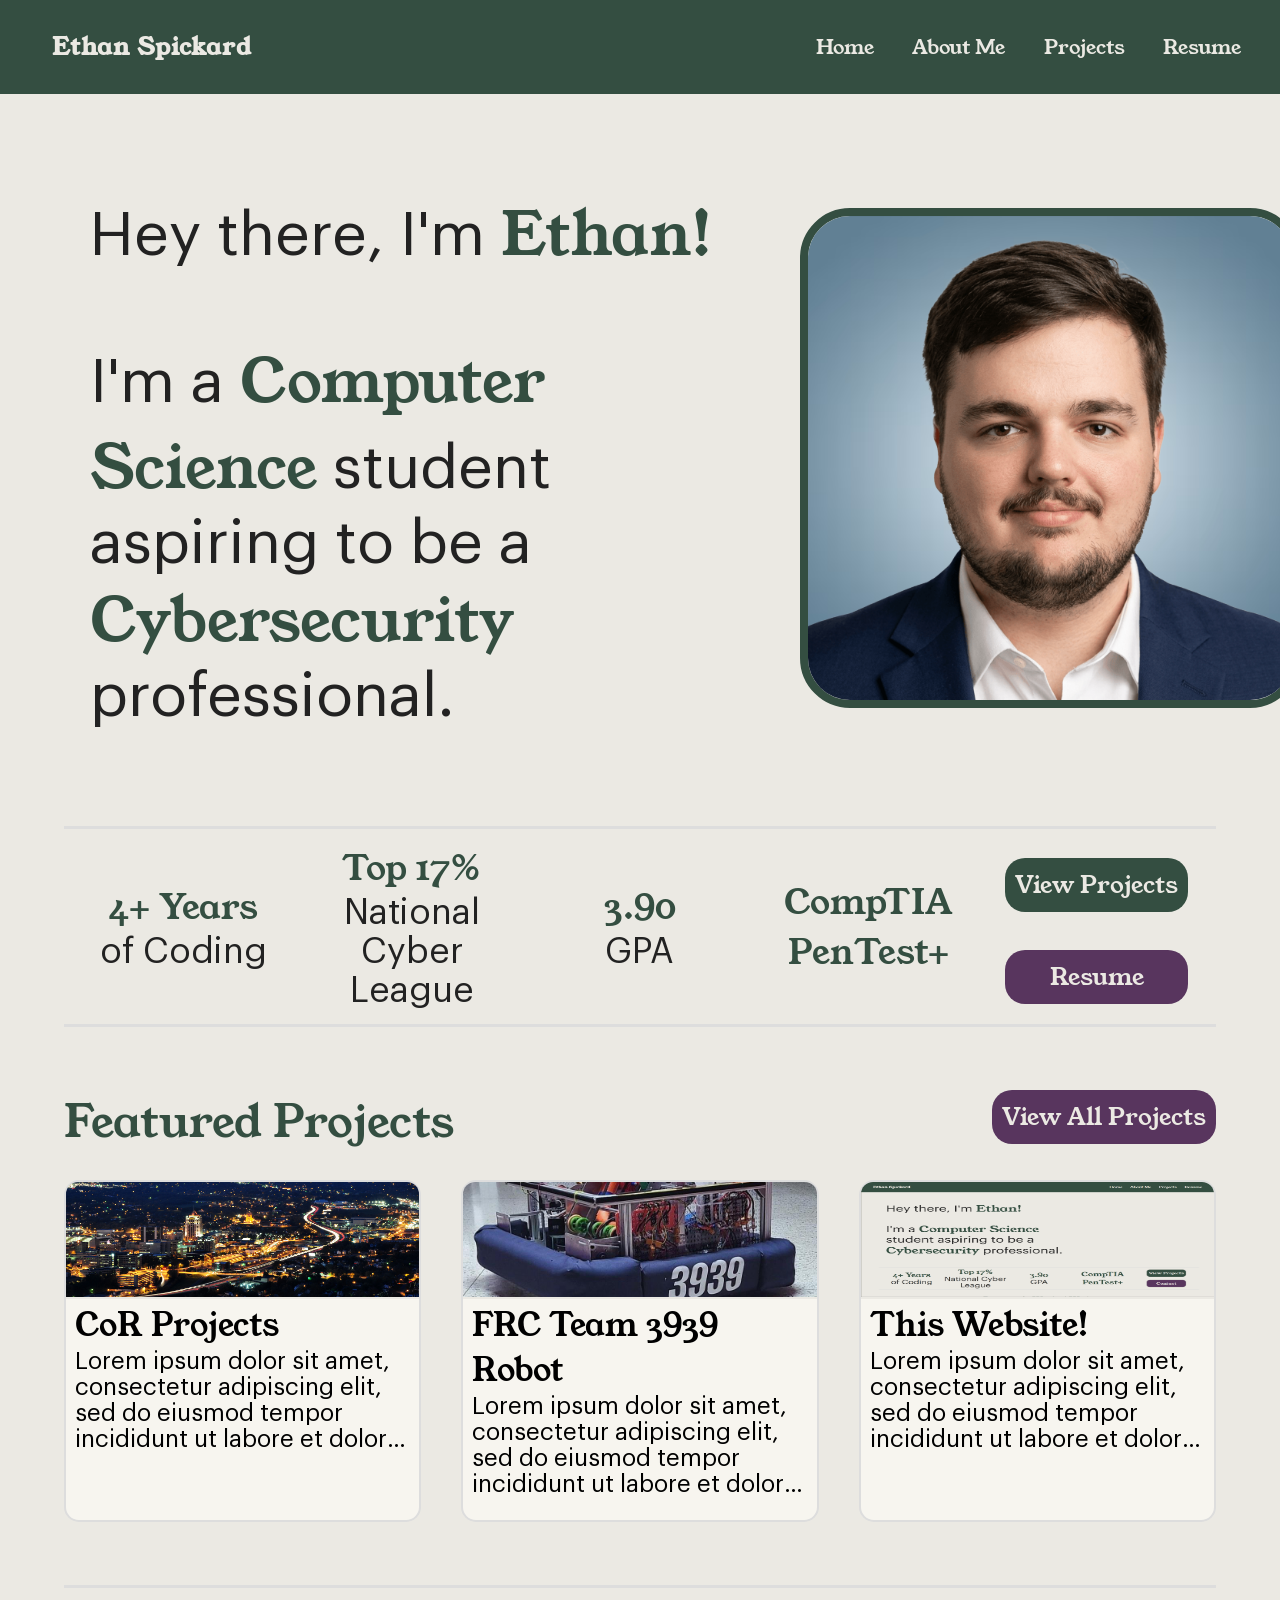
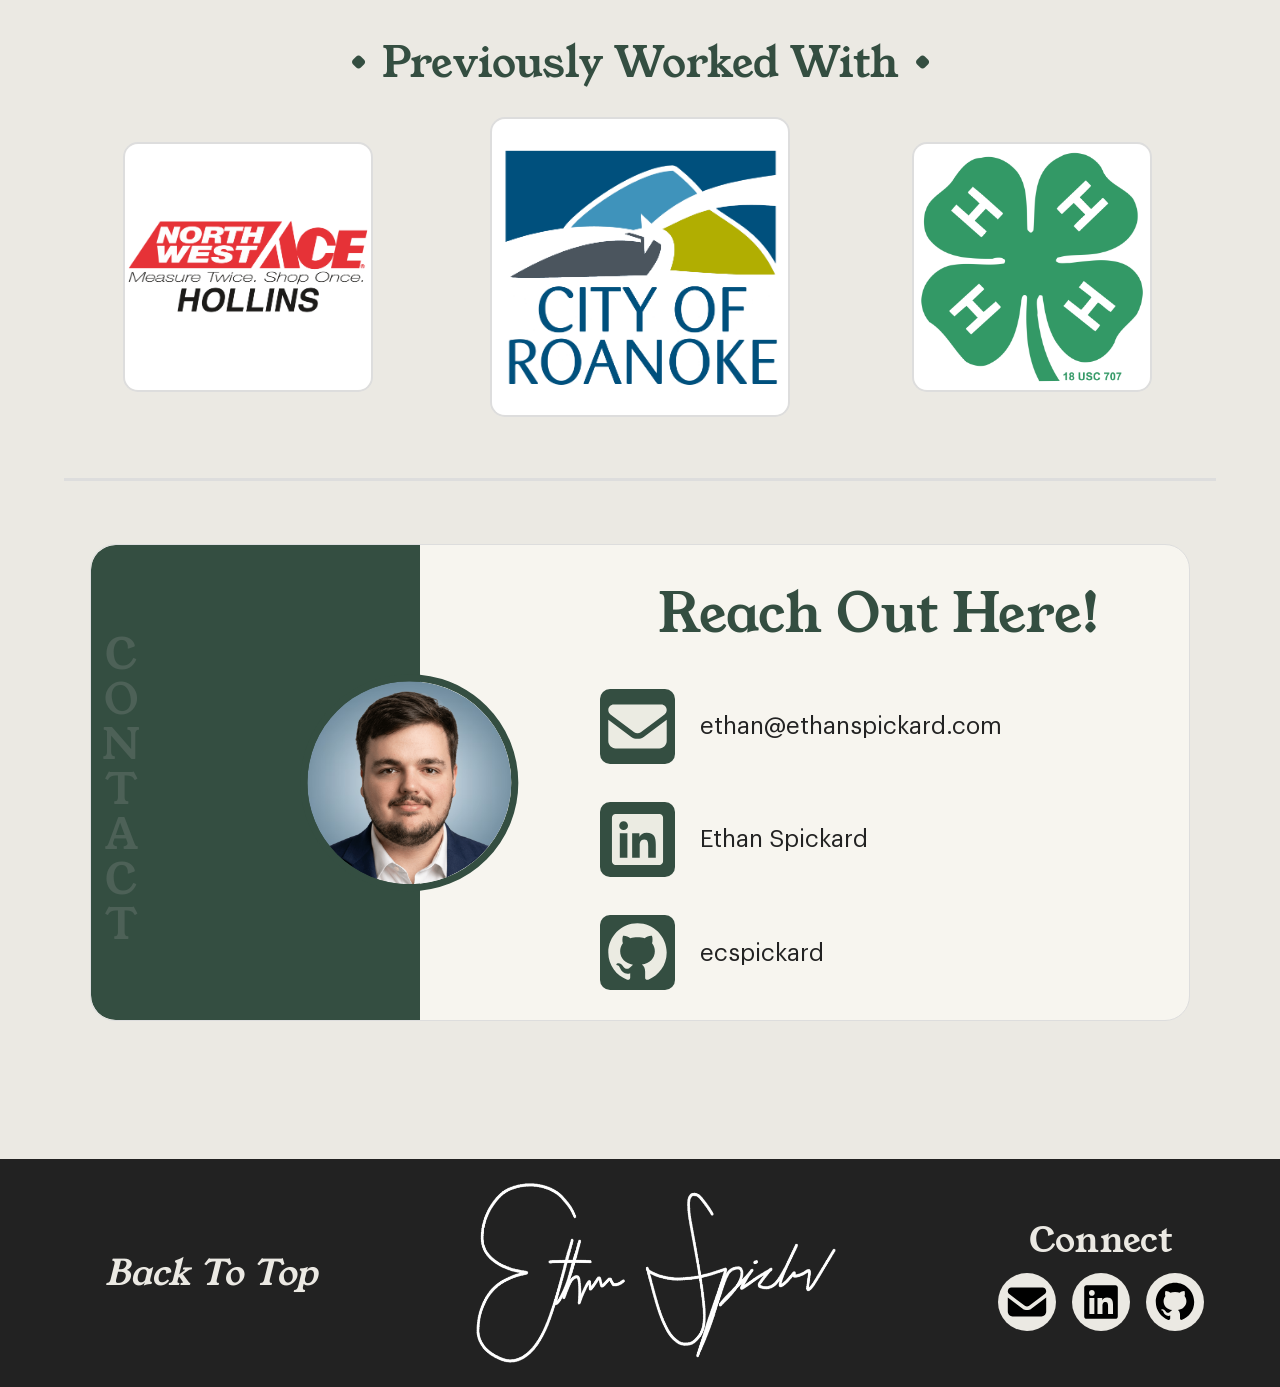
<file: index.html>
<!DOCTYPE html>
<html lang="en">
  <head>
    <meta charset="UTF-8"/>
    <meta name="viewport" content="width=device-width, initial-scale=1.0, viewport-fit=cover"/>
    <meta http-equiv="X-UA-Compatible" content="ie=edge"/>
    <title>Ethan Spickard</title>
    <link rel="stylesheet" href="./style.css"/>
    <link rel="icon" href="./images/favicon.png"/>
  </head>

  <body>
    <header class="navbar" id="top">
      <nav aria-label="Primary">
        <ul class="navbar-item">
          <li class="navbar-tag">
            <a class="navbar-tag-text" href="/">Ethan Spickard</a>
          </li>
          <li class="navbar-list">
            <a class="navbar-item-text" href="/">Home</a>
          </li>
          <li class="navbar-list">
            <a class="navbar-item-text" href="/aboutme">About Me</a>
          </li>
          <li class="navbar-list">
            <a class="navbar-item-text" href="/projects">Projects</a>
          </li>
          <li class="navbar-list">
            <a class="navbar-item-text" href="/resume">Resume</a>
          </li>
        </ul>
      </nav>
    </header>

    <main>
      <section class="hero">
        <div class="hero-text">
          <div class="hero-title">
            <h1>Hey there, I'm <b>Ethan!</b></h1>
            <p> I'm a <b>Computer Science</b> student aspiring to be a <b>Cybersecurity</b> professional.</p>
          </div>
        </div>
        <div class="hero-headshot">
          <img class="hero-image" src="./images/headshot.png" alt="Headshot of Ethan Spickard"/>
        </div>
      </section>

      <hr class="divider"/>

      <section class="at-a-glance">
        <div class="at-a-glance-text">
          <div><b>4+ Years</b><br />of Coding</div>
        </div>
        <div class="at-a-glance-text">
          <div><b>Top 17%</b><br />National Cyber League</div>
        </div>
        <div class="at-a-glance-text">
          <div><b>3.90</b><br />GPA</div>
        </div>
        <div class="at-a-glance-text">
          <div><b>CompTIA<br />PenTest+</b></div>
        </div>

        <div class="at-a-glance-links">
          <div class="at-a-glance-buttons at-a-glance-projects">
            <a class="at-a-glance-links-text" href="#projects">View Projects</a>
          </div>
          <div class="at-a-glance-buttons at-a-glance-resume">
            <a class="at-a-glance-links-text" href="#">Resume</a>
          </div>
        </div>
      </section>

      <hr class="divider"/>

      <section class="featured-projects">
        <header class="featured-header">
          <h2 class="featured-header-text">Featured Projects</h2>
          <a class="featured-header-button" href="#">View All Projects</a>
        </header>

        <div class="featured-content">
          <article class="featured-card">
            <div class="featured-image-wrapper">
              <img class="featured-image" src="./images/roanokeskyline.png" alt="Roanoke skyline, representing the CoR Projects work"/>
            </div>
            <h3 class="featured-title">CoR Projects</h3>
            <p class="featured-text">
              Lorem ipsum dolor sit amet, consectetur adipiscing elit, sed do
              eiusmod tempor incididunt ut labore et dolore magna aliqua. Ut
              enim ad minim veniam, quis nostrud exercitation ullamco laboris
              nisi ut aliquip ex ea commodo consequat. Duis aute irure dolor
              in reprehenderit in voluptate velit esse cillum dolore eu
              fugiat nulla pariatur. Excepteur sint occaecat cupidatat non
              proident, sunt in culpa qui officia deserunt mollit anim id
              est laborum.
            </p>
            <a class="featured-link" href="#">
              <span class="featured-link-text">Check me out!</span>
            </a>
          </article>

          <article class="featured-card">
            <div class="featured-image-wrapper">
              <img class="featured-image" src="./images/2024robot.png" alt="FRC Team 3939 competition robot"/>
            </div>
            <h3 class="featured-title">FRC Team 3939 Robot</h3>
            <p class="featured-text">Lorem ipsum dolor sit amet, consectetur adipiscing elit, sed do
              eiusmod tempor incididunt ut labore et dolore magna aliqua. Ut
              enim ad minim veniam, quis nostrud exercitation ullamco laboris
              nisi ut aliquip ex ea commodo consequat. Duis aute irure dolor
              in reprehenderit in voluptate velit esse cillum dolore eu
              fugiat nulla pariatur. Excepteur sint occaecat cupidatat non
              proident, sunt in culpa qui officia deserunt mollit anim id
              est laborum.</p>
            <a class="featured-link" href="#">
              <span class="featured-link-text">Check me out!</span>
            </a>
          </article>

          <article class="featured-card">
            <div class="featured-image-wrapper">
              <img class="featured-image" src="./images/website.png" alt="Screenshot of this website"/>
            </div>
            <h3 class="featured-title">This Website!</h3>
            <p class="featured-text">Lorem ipsum dolor sit amet, consectetur adipiscing elit, sed do
              eiusmod tempor incididunt ut labore et dolore magna aliqua. Ut
              enim ad minim veniam, quis nostrud exercitation ullamco laboris
              nisi ut aliquip ex ea commodo consequat. Duis aute irure dolor
              in reprehenderit in voluptate velit esse cillum dolore eu
              fugiat nulla pariatur. Excepteur sint occaecat cupidatat non
              proident, sunt in culpa qui officia deserunt mollit anim id
              est laborum.</p>
            <a class="featured-link" href="#">
              <span class="featured-link-text">Check me out!</span>
            </a>
          </article>
        </div>
      </section>

      <hr class="divider"/>

      <section class="previously">
        <h2 class="previously-worked-with">• Previously Worked With •</h2>
        <div class="company-logos">
          <img class="company-logo" src="./images/nwhardware.png" alt="Hollins Northwest Hardware logo"/>
          <img class="large-company-logo" src="./images/roanoke.png" alt="City of Roanoke logo"/>
          <img class="company-logo" src="./images/4h.png" alt="4-H logo" />
        </div>
      </section>

      <hr class="divider"/>

      <section class="contact">
        <div class="contact-card">
          <div class="left-contact">
            <p class="left-contact-text">CONTACT</p>
            <div class="contact-logo">
              <img class="contact-logo-image" src="./images/headshot.png" alt="Headshot of Ethan Spickard"/>
            </div>
          </div>

          <div class="right-contact">
            <h2 class="right-contact-header">Reach Out Here!</h2>
            <a class="right-contact-item" href="mailto:ethan@ethanspickard.com">
              <div class="right-contact-icon">
                <img class="right-contact-picture" src="./images/email.svg" alt="Headshot of Ethan Spickard"/>
              </div>
              <div class="right-contact-text">ethan@ethanspickard.com</div>
            </a>
            <a class="right-contact-item" href="https://linkedin.com/in/ethan-spickard">
              <div class="right-contact-icon">
                <img class="right-contact-picture" src="./images/linkedin.svg" alt="LinkedIn logo"/>
              </div>
              <div class="right-contact-text">Ethan Spickard</div>
            </a>
            <a class="right-contact-item" href="https://github.com/ecspickard">
              <div class="right-contact-icon">
                <img class="right-contact-picture" src="./images/github.svg" alt="GitHub logo"/>
              </div>
              <div class="right-contact-text">ecspickard</div>
            </a>
          </div>
        </div>
      </section>
    </main>

    <footer class="footer">
      <div class="backToTop">
        <a class="backToTopText" href="#top">Back To Top</a>
      </div>
      <div class="signature">
        <img
          class="signature-image"
          src="./images/signature.png"
          alt="Ethan Spickard's Signature"
        />
      </div>
      <div class="connect">
        <h2 class="connect-text">Connect</h2>
        <ul class="social-links">
          <li>
            <a href="mailto:ethan@ethanspickard.com">
              <img src="./images/email.svg" alt="Email"/>
            </a>
          </li>
          <li>
            <a href="https://linkedin.com/in/ethan-spickard">
              <img src="./images/linkedin.svg" alt="LinkedIn logo"/>
            </a>
          </li>
          <li>
            <a href="https://github.com/ecspickard">
              <img src="./images/github.svg" alt="GitHub logo"/>
            </a>
          </li>
        </ul>
      </div>
    </footer>
  </body>
</html>
</file>
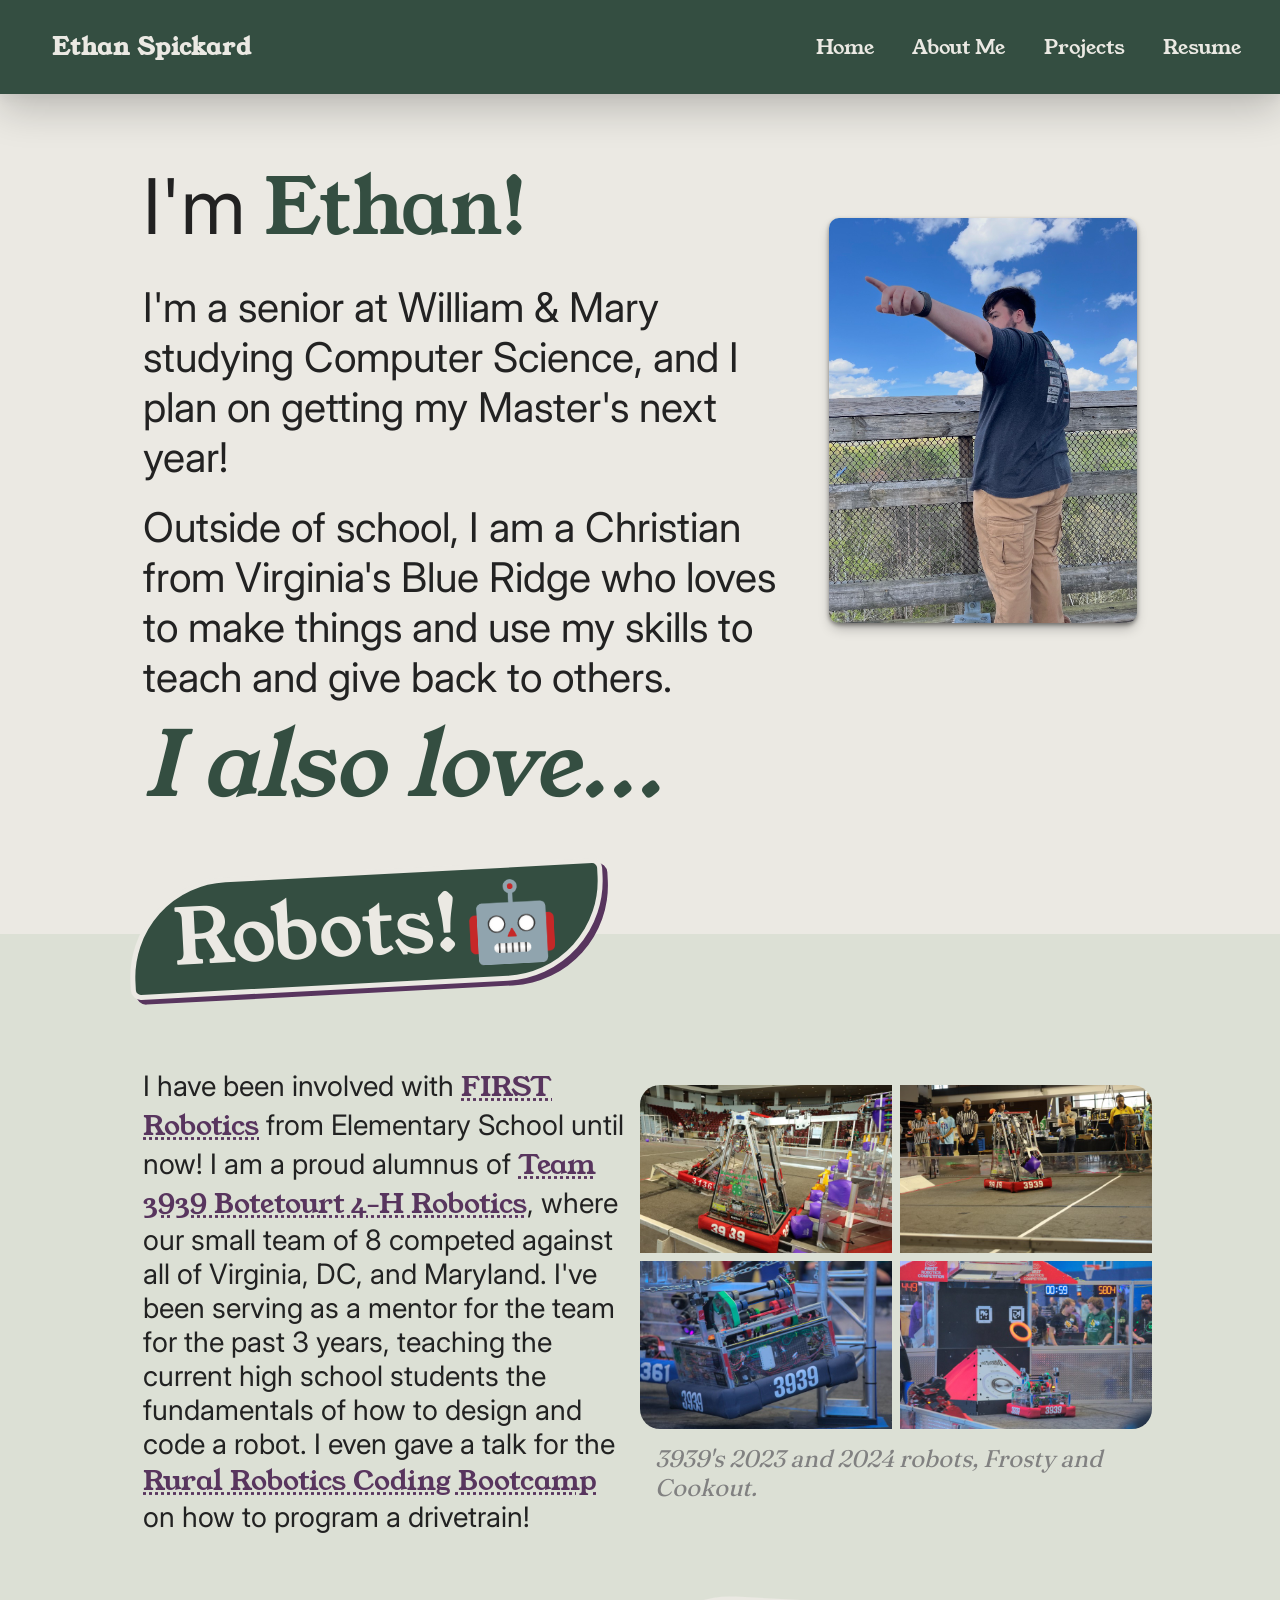
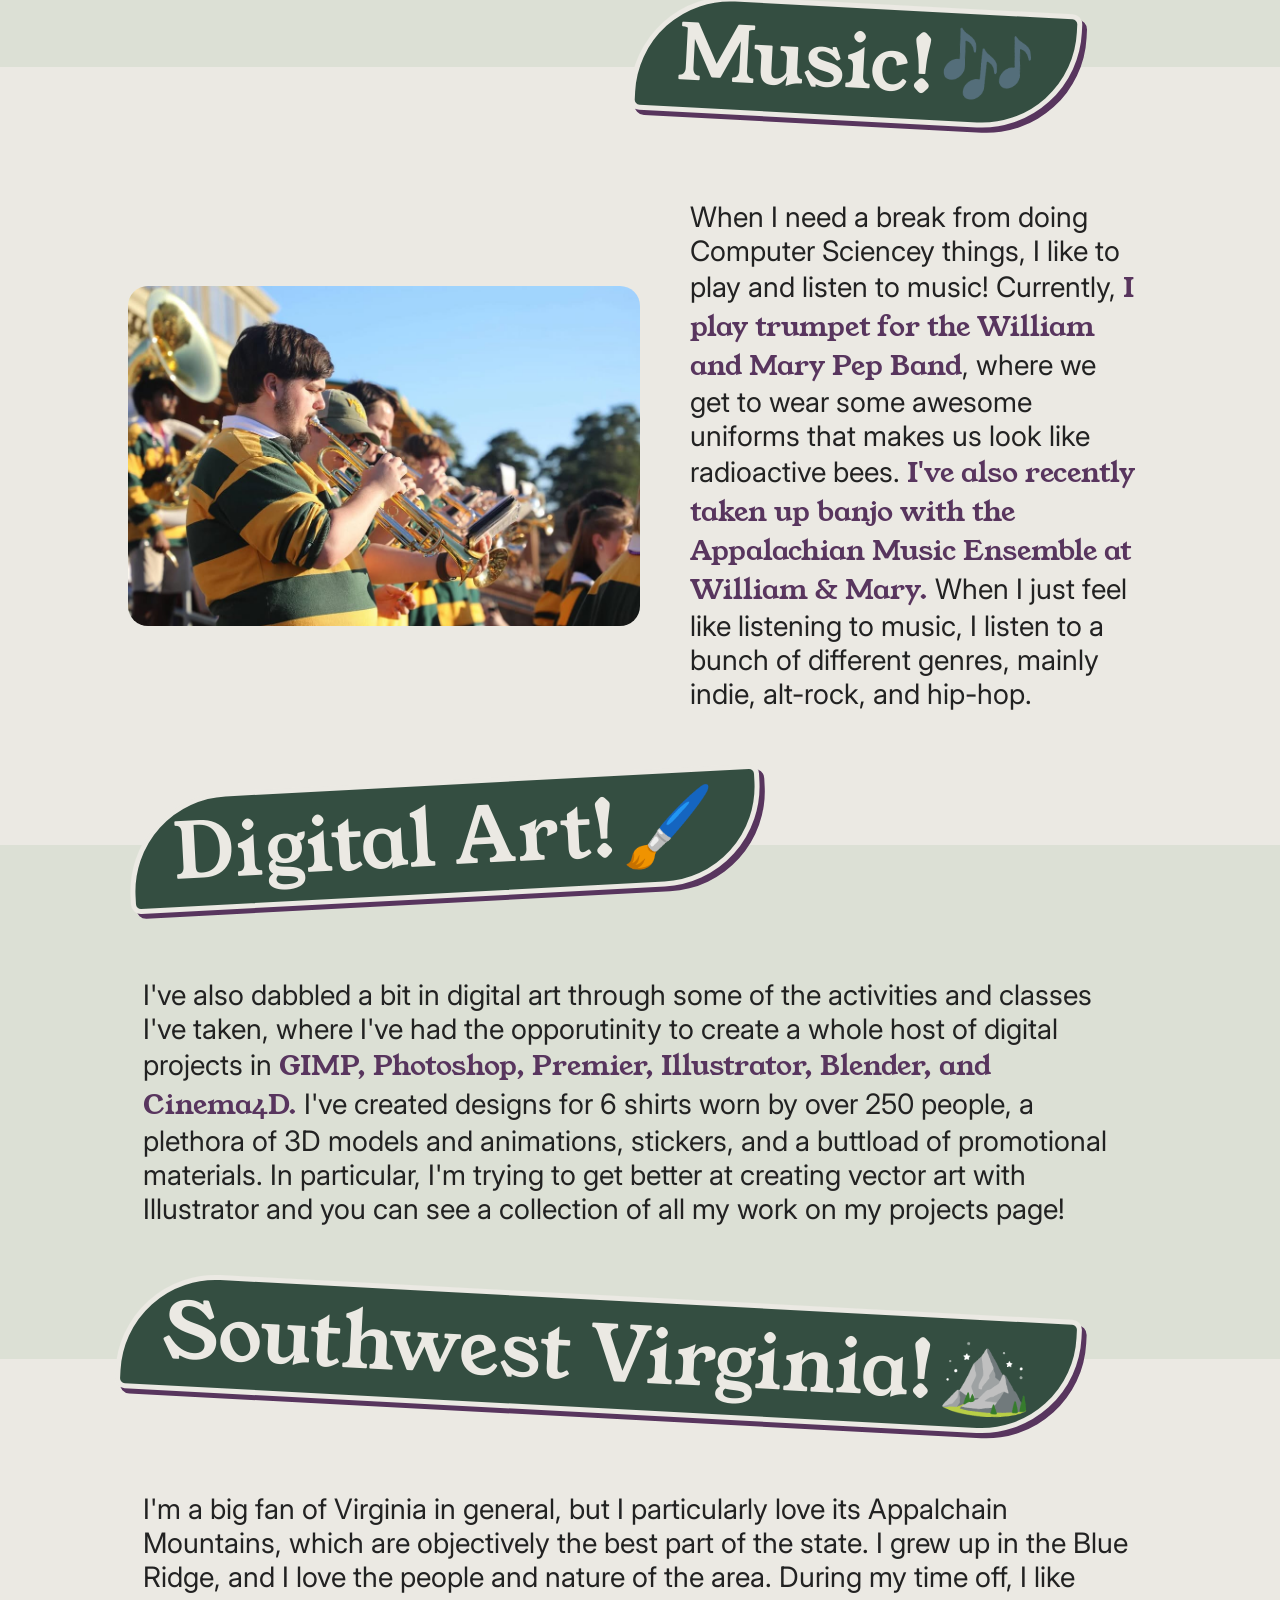
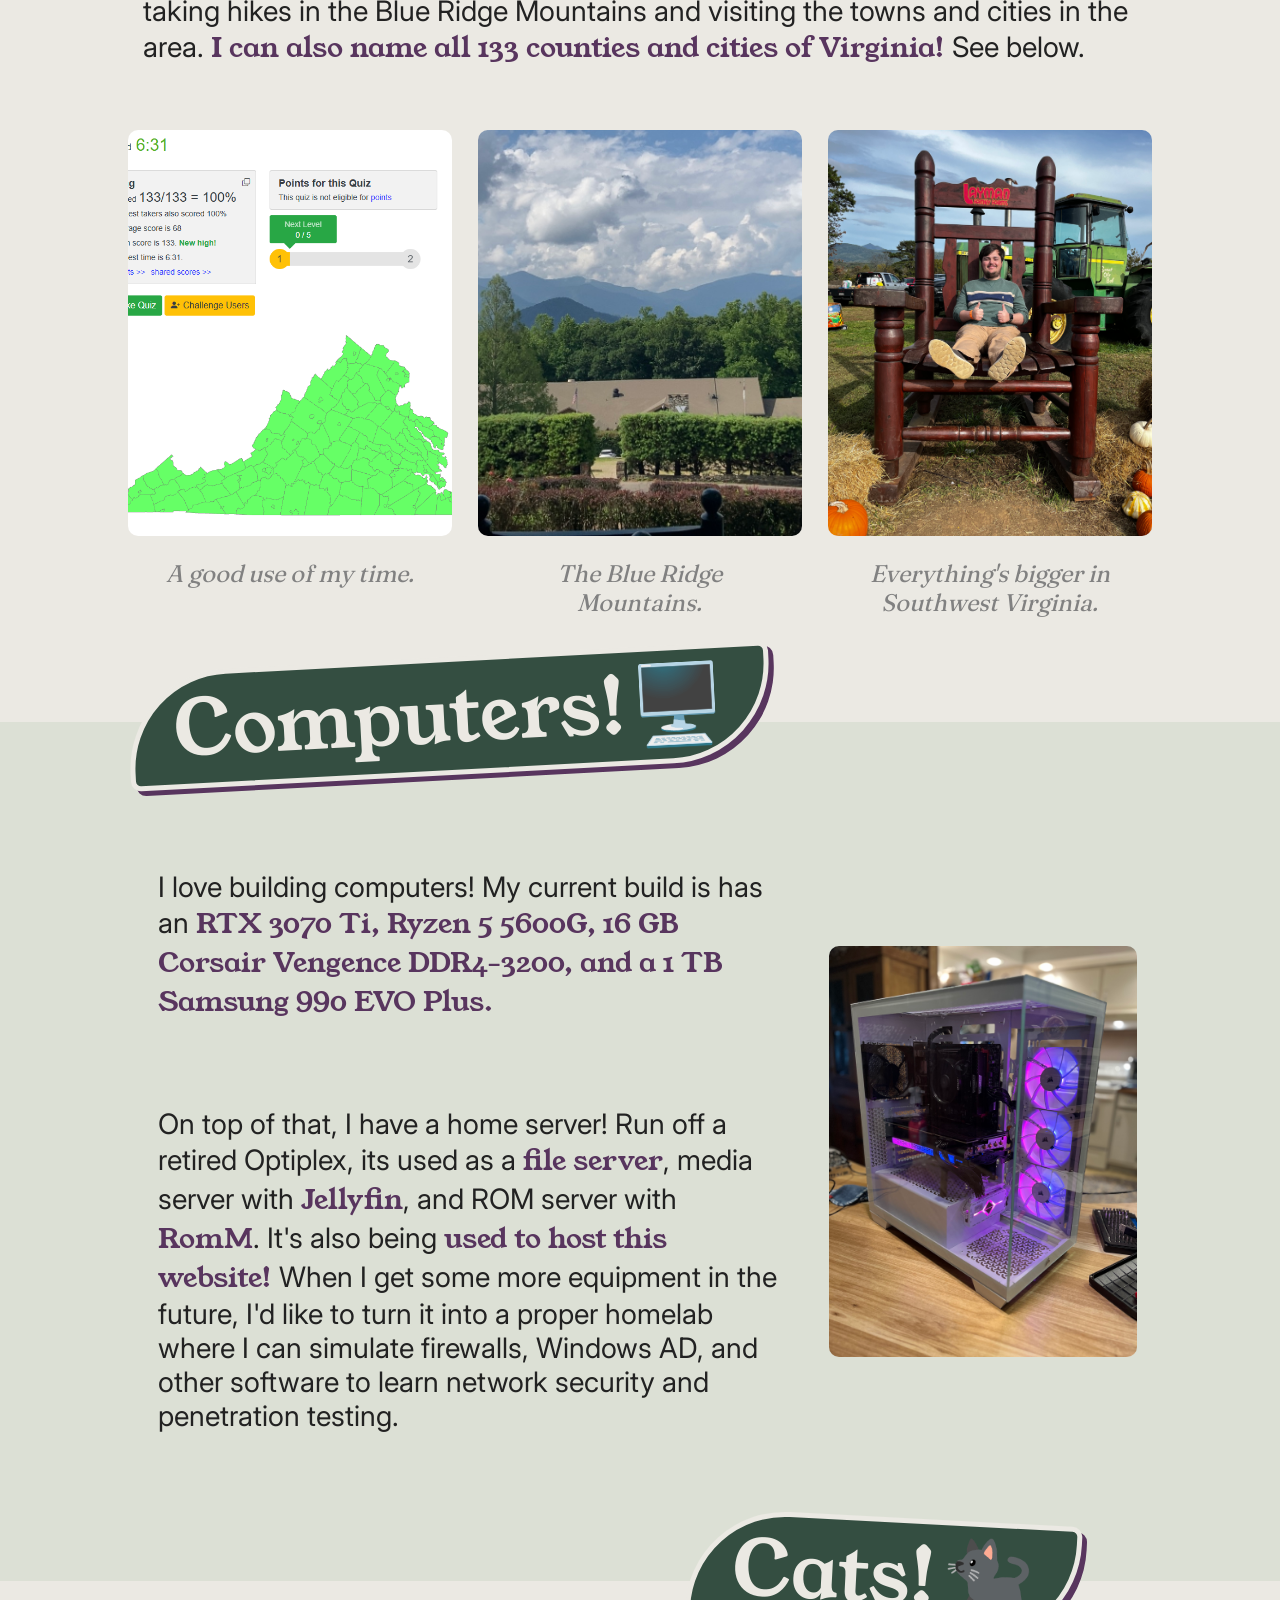
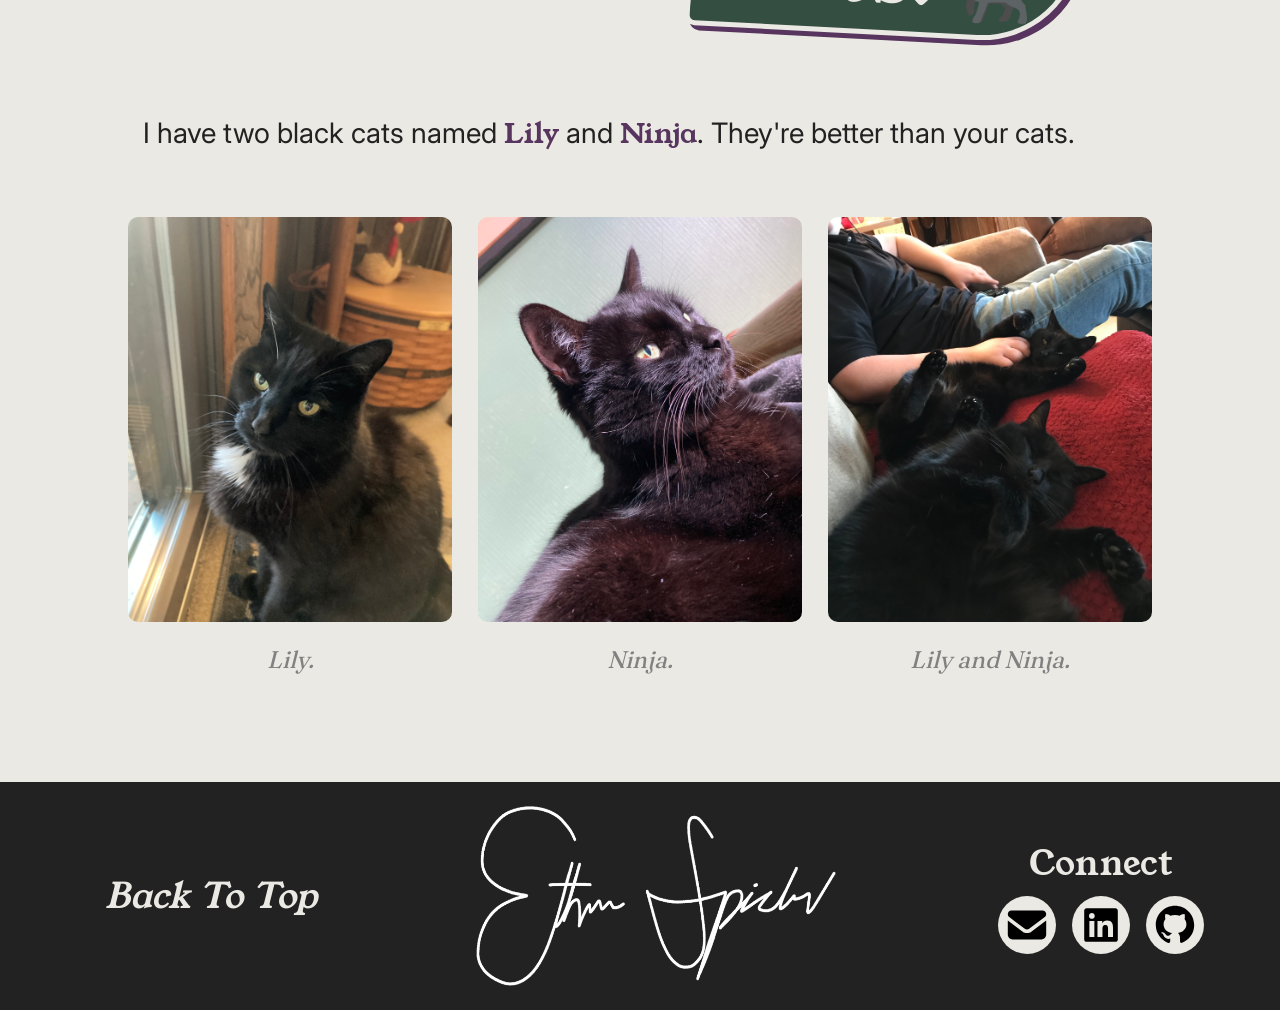
<file: aboutme/index.html>
<!DOCTYPE html>
<html lang="en">
  <head>
    <meta charset="UTF-8"/>
    <meta name="viewport" content="width=device-width, initial-scale=1.0, viewport-fit=cover" />
    <meta http-equiv="X-UA-Compatible" content="ie=edge"/>
    <title>Ethan Spickard</title>
    <link rel="stylesheet" href="/style.css"/>
    <link rel="icon" href="/images/favicon.png"/>
  </head>

  <body>
    <header class="navbar" id="top">
      <nav aria-label="Primary">
        <ul class="navbar-item">
          <li class="navbar-tag">
            <a class="navbar-tag-text" href="/">Ethan Spickard</a>
          </li>
          <li class="navbar-list">
            <a class="navbar-item-text" href="/">Home</a>
          </li>
          <li class="navbar-list">
            <a class="navbar-item-text" href="/aboutme">About Me</a>
          </li>
          <li class="navbar-list">
            <a class="navbar-item-text" href="/projects">Projects</a>
          </li>
          <li class="navbar-list">
            <a class="navbar-item-text" href="/resume">Resume</a>
          </li>
        </ul>
      </nav>
    </header>

    <main class="about-me-container">
      <section class="about-me-hero">
        <div class="split-container">
          <div class="split-two-third">
            <div class="about-me-hero-title">I'm <b>Ethan!</b></div>
            <div class="about-me-hero-subtitle">I'm a senior at William & Mary studying Computer Science, and I plan on getting my Master's next year!</div>
            <div class="about-me-hero-body">Outside of school, I am a Christian from Virginia's Blue Ridge who loves to make things and use my skills to teach and give back to others.</div>
            <div class="about-me-hero-segue">I also love...</div>
          </div>
          <div class="split-third">
            <img class="about-me-hero-image" src="./images/pointing.jpg" alt="Ethan smiling and pointing at the camera" />
          </div>
        </div>
      </section>

      <section class="about-me-section">
        <h2>Robots!🤖</h2>
        <div class="split-container">
          <p class="split-half">I have been involved with <a href="https://www.firstinspires.org">FIRST Robotics</a> from Elementary School until now! I am a proud alumnus of <a href="https://www.team3939.com/index.php">Team 3939 Botetourt 4-H Robotics</a>, where our small team of 8 competed against all of Virginia, DC, and Maryland. I've been serving as a mentor for the team for the past 3 years, teaching the current high school students the fundamentals of how to design and code a robot. I even gave a talk for the <a href="https://www.youtube.com/watch?v=V723dXsJxwY">Rural Robotics Coding Bootcamp</a> on how to program a drivetrain!</p>

          <div class="split-half image-half">
            <div class="image-grid">
              <img src="./images/3939frosty.jpg" alt="Team 3939's 2023 robot, Frosty, front view" />
              <img src="./images/3939frosty2.jpg" alt="Team 3939's 2023 robot, Frosty, side view" />
              <img src="./images/3939cookout.jpg" alt="Team 3939's 2024 robot, Cookout, front view" />
              <img src="./images/3939cookout2.jpg" alt="Team 3939's 2024 robot, Cookout, side view" />
            </div>
            <p class="about-me-caption">3939's 2023 and 2024 robots, Frosty and Cookout.</p>
          </div>
        </div>
      </section>

      <section class="about-me-section">
        <h2>Music!🎶</h2>
        <div class="split-container">
          <img class="split-half music-images" src="./images/pepband.JPG" alt="Ethan playing trumpet in a William & Mary Pep Band uniform" />
          <p class="split-half music-text">When I need a break from doing Computer Sciencey things, I like to play and listen to music! Currently, <b>I play trumpet for the William and Mary Pep Band</b>, where we get to wear some awesome uniforms that makes us look like radioactive bees. <b>I've also recently taken up banjo with the Appalachian Music Ensemble at William & Mary.</b> When I just feel like listening to music, I listen to a bunch of different genres, mainly indie, alt-rock, and hip-hop.</p>
        </div>
      </section>

      <section class="about-me-section">
        <h2>Digital Art!🖌️</h2>
        <p>I've also dabbled a bit in digital art through some of the activities and classes I've taken, where I've had the opporutinity to create a whole host of digital projects in <b>GIMP, Photoshop, Premier, Illustrator, Blender, and Cinema4D.</b> I've created designs for 6 shirts worn by over 250 people, a plethora of 3D models and animations, stickers, and a buttload of promotional materials. In particular, I'm trying to get better at creating vector art with Illustrator and you can see a collection of all my work on my projects page!</p>
      </section>

      <section class="about-me-section">
        <h2>Southwest Virginia!⛰️</h2>
        <p>I'm a big fan of Virginia in general, but I particularly love its Appalchain Mountains, which are objectively the best part of the state. I grew up in the Blue Ridge, and I love the people and nature of the area. During my time off, I like taking hikes in the Blue Ridge Mountains and visiting the towns and cities in the area. <b>I can also name all 133 counties and cities of Virginia!</b> See below.</p>
        <div class="virginia-gallery">
          <div class="virginia-item">
            <img class="virginia-images" src="./images/virginiaquiz.png" alt="A completed quiz naming all 133 counties and cities of Virginia" />
            <p class="about-me-caption">A good use of my time.</p>
          </div>

          <div class="virginia-item">
            <img class="virginia-images" src="./images/blueridge.jpg" alt="A view of the Blue Ridge Mountains" />
            <p class="about-me-caption">The Blue Ridge Mountains.</p>
          </div>

          <div class="virginia-item">
            <img class="virginia-images" src="./images/bigchair.png" alt="Ethan sitting in a giant chair in Southwest Virginia" />
            <p class="about-me-caption">Everything's bigger in <br /> Southwest Virginia.</p>
          </div>
        </div>
      </section>

      <section class="about-me-section">
        <h2>Computers!🖥️</h2>
        <div class="split-container">
          <div class="split-two-third">
            <p>I love building computers! My current build is has an <b>RTX 3070 Ti, Ryzen 5 5600G, 16 GB Corsair Vengence DDR4-3200, and a 1 TB Samsung 990 EVO Plus.</b></p>
            <p>On top of that, I have a home server! Run off a retired Optiplex, its used as a <b>file server</b>, media server with <b>Jellyfin</b>, and ROM server with <b>RomM</b>. It's also being <b>used to host this website!</b> When I get some more equipment in the future, I'd like to turn it into a proper homelab where I can simulate firewalls, Windows AD, and other software to learn network security and penetration testing.</p>
          </div>
          <div class="split-third">
            <img class="computer-image" src="./images/computer.png" alt="Ethan's custom-built desktop computer" />
          </div>
        </div>
      </section>

      <section class="about-me-section">
        <h2>Cats!🐈‍⬛</h2>
        <p class="cats-intro">I have two black cats named <b>Lily</b> and <b>Ninja</b>. They're better than your cats.</p>

        <div class="cat-gallery">
          <div class="cat-item">
            <img class="cat-images" src="./images/lily.JPG" alt="Lily the black cat" />
            <p class="about-me-caption">Lily.</p>
          </div>

          <div class="cat-item">
            <img class="cat-images" src="./images/ninja.png" alt="Ninja the black cat" />
            <p class="about-me-caption">Ninja.</p>
          </div>

          <div class="cat-item">
            <img class="cat-images" src="./images/ninjaandlily.JPG" alt="Lily and Ninja together" />
            <p class="about-me-caption">Lily and Ninja.</p>
          </div>
        </div>
      </section>
    </main>

    <footer class="footer">
      <div class="backToTop">
        <a class="backToTopText" href="#top">Back To Top</a>
      </div>
      <div class="signature">
        <img
          class="signature-image"
          src="/images/signature.png"
          alt="Ethan Spickard's Signature"
        />
      </div>
      <div class="connect">
        <h2 class="connect-text">Connect</h2>
        <ul class="social-links">
          <li>
            <a href="mailto:ethan@ethanspickard.com">
              <img src="/images/email.svg" alt="Email" />
            </a>
          </li>
          <li>
            <a href="https://linkedin.com/in/ethan-spickard">
              <img src="/images/linkedin.svg" alt="LinkedIn logo" />
            </a>
          </li>
          <li>
            <a href="https://github.com/ecspickard">
              <img src="/images/github.svg" alt="GitHub logo" />
            </a>
          </li>
        </ul>
      </div>
    </footer>
  </body>
</html>
</file>
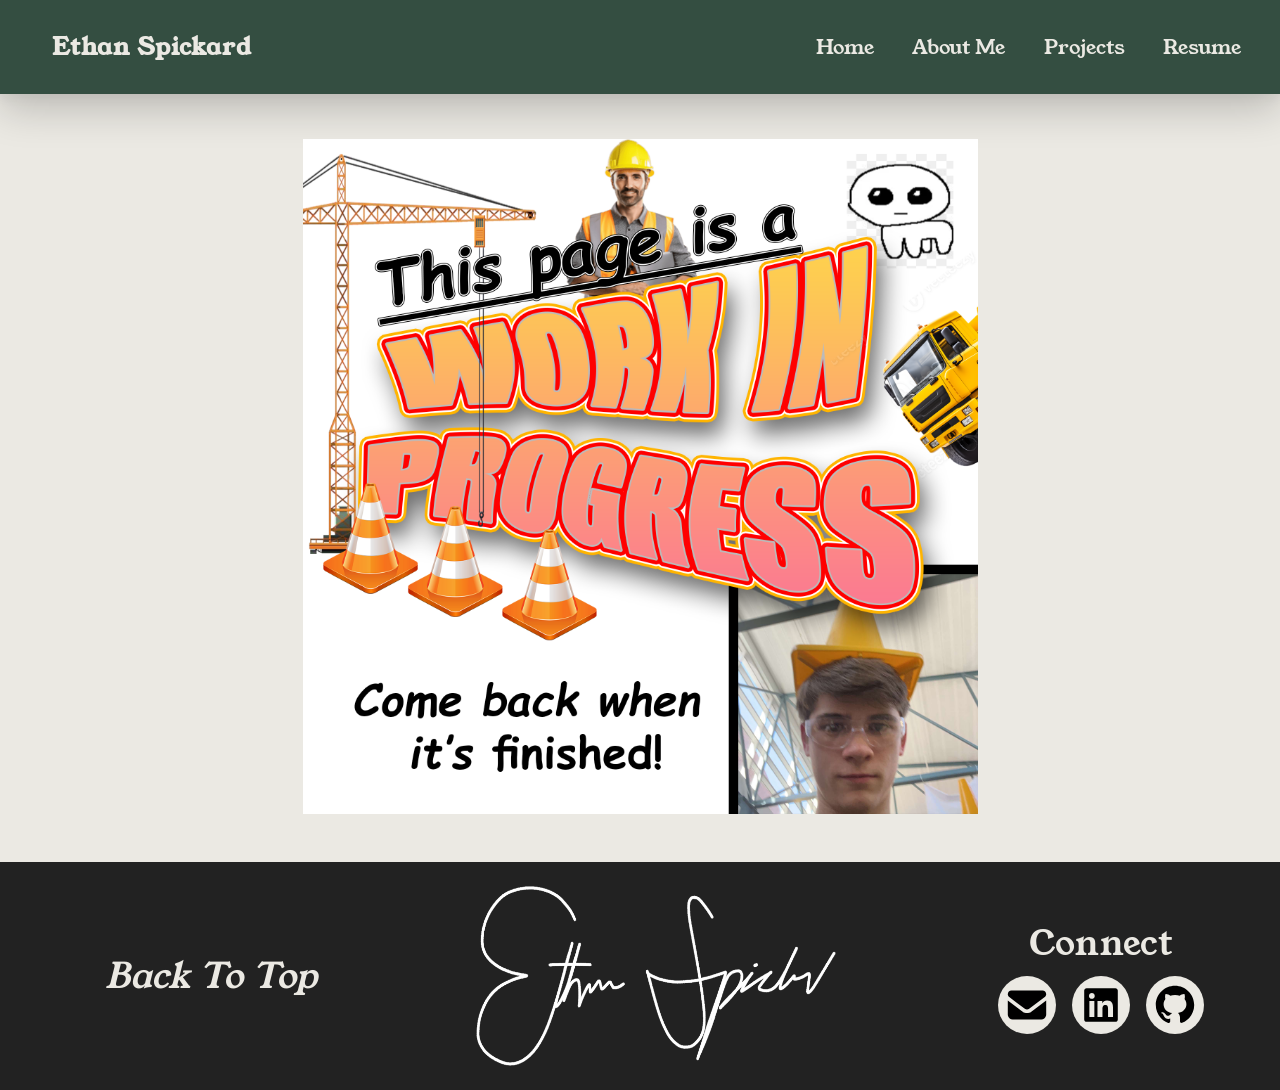
<file: projects/index.html>
<!DOCTYPE html>
<html lang="en">
  <head>
    <meta charset="UTF-8"/>
    <meta name="viewport" content="width=device-width, initial-scale=1.0, viewport-fit=cover"/>
    <meta http-equiv="X-UA-Compatible" content="ie=edge"/>
    <title>Ethan Spickard</title>
    <link rel="stylesheet" href="/style.css"/>
    <link rel="icon" href="/images/favicon.png"/>
  </head>

  <body>
    <header class="navbar" id="top">
      <nav aria-label="Primary">
        <ul class="navbar-item">
          <li class="navbar-tag">
            <a class="navbar-tag-text" href="/">Ethan Spickard</a>
          </li>
          <li class="navbar-list">
            <a class="navbar-item-text" href="/">Home</a>
          </li>
          <li class="navbar-list">
            <a class="navbar-item-text" href="/aboutme">About Me</a>
          </li>
          <li class="navbar-list">
            <a class="navbar-item-text" href="/projects">Projects</a>
          </li>
          <li class="navbar-list">
            <a class="navbar-item-text" href="/resume">Resume</a>
          </li>
        </ul>
      </nav>
    </header>

    <div style="height: 5vh"></div>
    <div style="display: flex; height: 75vh; width: 100vw; justify-content: center;">
        <img style="height: auto; width: auto;" src="/images/placeholder.png">
    </div>
    <div style="height: 5vh"></div>
    
    <footer class="footer">
      <div class="backToTop">
        <a class="backToTopText" href="#top">Back To Top</a>
      </div>
      <div class="signature">
        <img
          class="signature-image"
          src="/images/signature.png"
          alt="Ethan Spickard's Signature"
        />
      </div>
      <div class="connect">
        <h2 class="connect-text">Connect</h2>
        <ul class="social-links">
          <li>
            <a href="mailto:ethan@ethanspickard.com">
              <img src="/images/email.svg" alt="Email"/>
            </a>
          </li>
          <li>
            <a href="https://linkedin.com/in/ethan-spickard">
              <img src="/images/linkedin.svg" alt="LinkedIn logo"/>
            </a>
          </li>
          <li>
            <a href="https://github.com/ecspickard">
              <img src="/images/github.svg" alt="GitHub logo"/>
            </a>
          </li>
        </ul>
      </div>
    </footer>
  </body>
</html>
</file>
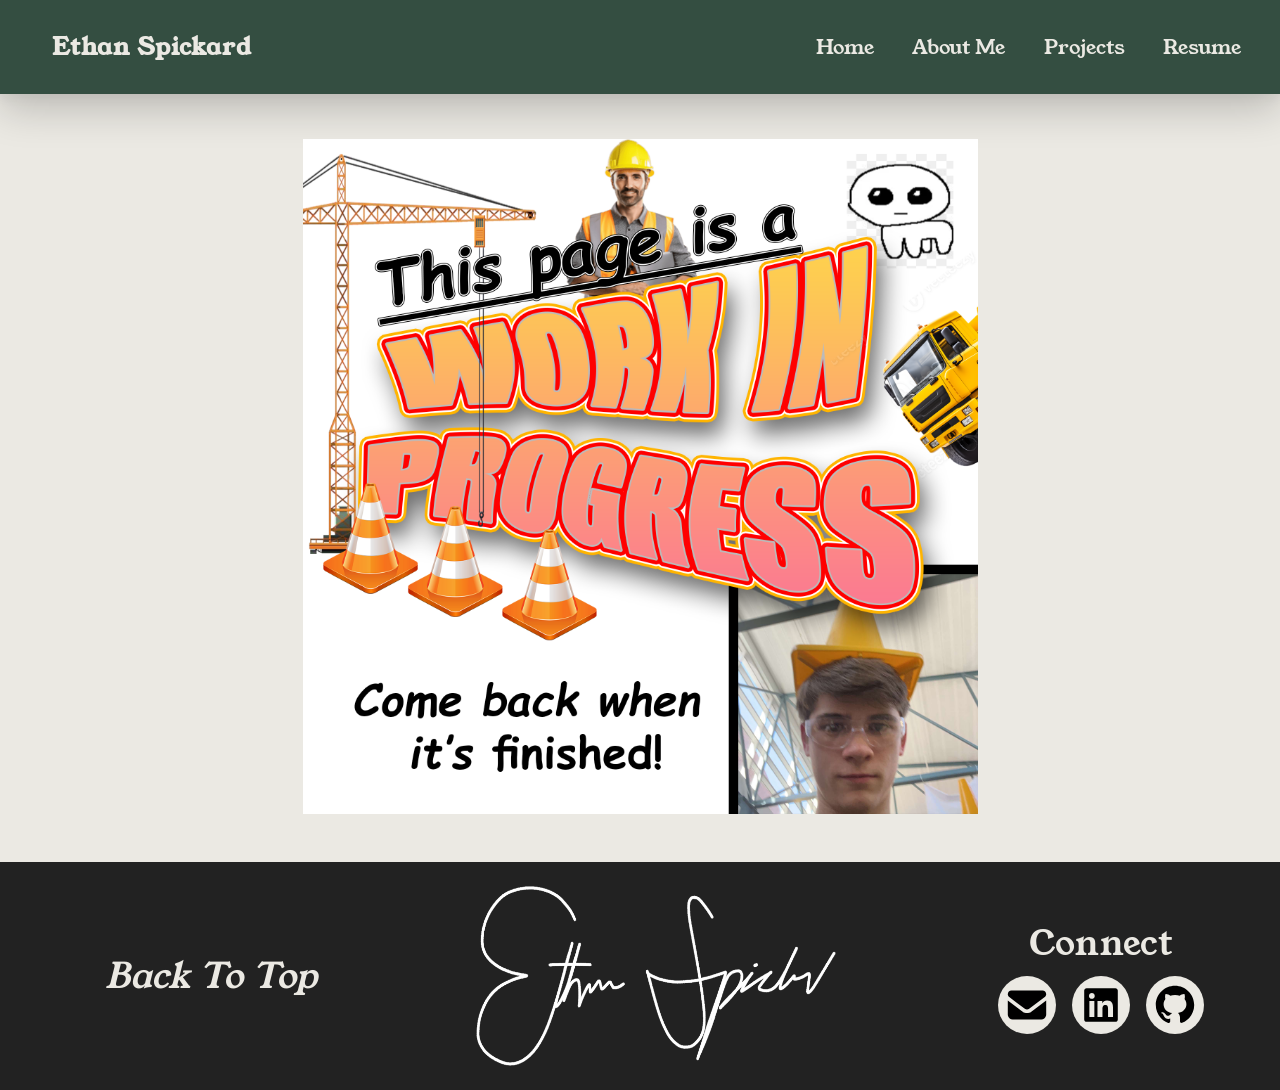
<file: aboutme.html>
<!DOCTYPE html>
<html lang="en">
  <head>
    <meta charset="UTF-8"/>
    <meta name="viewport" content="width=device-width, initial-scale=1.0, viewport-fit=cover"/>
    <meta http-equiv="X-UA-Compatible" content="ie=edge"/>
    <title>Ethan Spickard</title>
    <link rel="stylesheet" href="./style.css"/>
    <link rel="icon" href="./images/favicon.png"/>
  </head>

  <body>
    <header class="navbar" id="top">
      <nav aria-label="Primary">
        <ul class="navbar-item">
          <li class="navbar-tag">
            <a class="navbar-tag-text" href="./index.html#top">Ethan Spickard</a>
          </li>
          <li class="navbar-list">
            <a class="navbar-item-text" href="./index.html#top">Home</a>
          </li>
          <li class="navbar-list">
            <a class="navbar-item-text" href="./aboutme.html#top">About Me</a>
          </li>
          <li class="navbar-list">
            <a class="navbar-item-text" href="./projects.html#top">Projects</a>
          </li>
          <li class="navbar-list">
            <a class="navbar-item-text" href="./resume.html#top">Resume</a>
          </li>
        </ul>
      </nav>
    </header>

    <div style="height: 5vh"></div>
    <div style="display: flex; height: 75vh; width: 100vw; justify-content: center;">
        <img style="height: auto; width: auto;" src="./images/placeholder.png">
    </div>
    <div style="height: 5vh"></div>
    
    <footer class="footer">
      <div class="backToTop">
        <a class="backToTopText" href="#top">Back To Top</a>
      </div>
      <div class="signature">
        <img
          class="signature-image"
          src="./images/signature.png"
          alt="Ethan Spickard's Signature"
        />
      </div>
      <div class="connect">
        <h2 class="connect-text">Connect</h2>
        <ul class="social-links">
          <li>
            <a href="mailto:ethan@ethanspickard.com">
              <img src="./images/email.svg" alt="Email"/>
            </a>
          </li>
          <li>
            <a href="https://linkedin.com/in/ethan-spickard">
              <img src="./images/linkedin.svg" alt="LinkedIn logo"/>
            </a>
          </li>
          <li>
            <a href="https://github.com/ecspickard">
              <img src="./images/github.svg" alt="GitHub logo"/>
            </a>
          </li>
        </ul>
      </div>
    </footer>
  </body>
</html>
</file>
<file: style.css>
/* =========================================================
   Custom Properties
   ========================================================= */

:root {
  --white: #ebe9e3;
  --accent-white: #dddddd;
  --whiter: #f7f5ef;
  --grey: #818181;
  --green: #344e41;
  --off-green: #4d6157;
  --background-green: #dce0d5;
  --hover-green: #c5c9bd;
  --purple: #58355e;
  --black: #222222;
}

/* =========================================================
   Fonts
   ========================================================= */

@font-face {
  font-family: "YoungSerif";
  src: url("./fonts/YoungSerif-Regular.ttf") format("truetype");
  font-weight: normal;
  font-style: normal;
}

@font-face {
  font-family: "Graphik";
  src: url("./fonts/Graphik-Regular.ttf") format("truetype");
  font-weight: normal;
  font-style: normal;
}

@font-face {
  font-family: "Inter";
  src: url("./fonts/Inter-VariableFont.ttf") format("truetype");
  font-weight: normal;
  font-style: normal;
}

@font-face {
  font-family: "Fraunces";
  src: url("./fonts/Fraunces-VariableFont.ttf") format("truetype");
  font-weight: normal;
  font-style: normal;
}

/* =========================================================
   Base / Reset
   ========================================================= */

* {
  box-sizing: border-box;
}

html,
body {
  margin: 0;
  padding: 0;
  overflow-x: clip;
  scroll-behavior: smooth;
}

body {
  margin: 0;
  padding: 0;
  background-color: var(--white);
}

img {
  max-width: 100%;
}

a {
  text-decoration: none;
}

b {
  font-family: "YoungSerif", Times, serif;
  font-weight: lighter;
  color: var(--green);
}

/* Section divider, rendered as an <hr> */
.divider {
  height: 3px;
  width: 90vw;
  margin: 0;
  margin-left: 5vw;
  display: grid;
  background-color: var(--accent-white);
  border: none;
}

/* =========================================================
   Navbar
   ========================================================= */

.navbar {
  width: 100%;
  min-height: 9vh;
  box-sizing: border-box;
  display: flex;
  align-items: center;
  justify-content: space-between;
  top: 0;
  z-index: 1000;
  background-color: var(--green);
  padding: calc(1rem + env(safe-area-inset-top)) 10px 1rem;
  box-shadow: 0 5px 10px rgba(0, 0, 0, 0.04), 0 15px 40px rgba(0, 0, 0, 0.2);
}

.navbar nav {
    width: 100%;
    margin-right: 3vw;
}

.navbar-item {
  display: flex;
  flex-wrap: wrap;
  align-items: center;
  width: 100%;
  list-style-type: none;
  margin: 0;
  padding: 0;
  margin-left: 2vw;
  margin-right: 2vw;
  color: var(--white);
}

.navbar-tag {
  float: left;
  margin-right: auto;
}

.navbar-list {
  float: right;
  padding-top: 0;
  padding-bottom: 0;
  margin-left: 0.5vw;
}

.navbar-tag-text {
  display: block;
  text-align: center;
  padding: 14px 16px;
  font-family: "YoungSerif", Times, serif;
  font-weight: bolder;
  font-size: clamp(1.1rem, 1rem + 1vw, 1.5rem);
  letter-spacing: 1px;
  color: var(--white);
  transition: all 0.6s ease;
  white-space: nowrap;
}

.navbar-item-text {
  display: block;
  text-align: center;
  padding: 14px 16px;
  border-radius: 5px;
  font-family: "YoungSerif", Times, serif;
  font-size: clamp(0.95rem, 0.8rem + 0.6vw, 1.5rem);
  color: inherit;
  transition: all 0.6s ease;
  white-space: nowrap;
}

.navbar-item-text:hover {
  background-color: var(--off-green);
  border-radius: 20px;
  transform: translateY(-2px);
  text-decoration: underline var(--white);
}

/* =========================================================
   Hero
   ========================================================= */

.hero {
  width: 100%;
  min-height: 65vh;
  box-sizing: border-box;
  margin-bottom: 0;
  display: grid;
  grid-template-columns: 60% 40%;
  gap: 2rem;
  padding: 4vh 0;
  background-color: var(--white);
}

.hero-text {
  display: flex;
  margin-left: 7vw;
  color: var(--black);
  font-family: "Graphik";
  font-size: clamp(1.75rem, 1rem + 3.5vw, 4.5rem);
}

.hero-title {
  align-content: center;
  justify-content: center;
  padding-top: 0;
  padding-bottom: 0;
}

.hero-title h1,
.hero-title p {
  margin: 1em 0;
  font-size: inherit;
  font-weight: inherit;
  font-family: inherit;
  color: inherit;
}

.hero-headshot {
  align-content: center;
  justify-items: center;
}

.hero-image {
  align-self: auto;
  width: 100%;
  max-width: 500px;
  height: auto;
  aspect-ratio: 1 / 1;
  object-fit: cover;
  border: solid var(--green) 8px;
  border-radius: 50px;
}

/* =========================================================
   At a Glance
   ========================================================= */

.at-a-glance {
  width: 90vw;
  margin: 1vh;
  margin-left: 5vw;
  padding: 5px;
  display: grid;
  grid-template-columns: repeat(5, 20%);
  gap: 1.5rem 0;
  background-color: var(--white);
}

.at-a-glance-text {
  display: flex;
  justify-content: center;
  align-items: center;
  text-align: center;
  font-family: "Graphik", Times, serif;
  font-weight: lighter;
  font-size: clamp(1.1rem, 0.6rem + 2vw, 3rem);
  color: var(--black);
}

.at-a-glance-links {
  display: grid;
  grid-template-rows: 50% 50%;
  gap: 0.5rem;
  justify-content: center;
  align-items: center;
}

.at-a-glance-buttons {
  padding: 10px;
  border-radius: 20px;
  text-align: center;
  justify-items: center;
  align-items: center;
  font-family: "YoungSerif";
  font-size: clamp(1rem, 0.7rem + 1vw, 1.75rem);
  color: var(--white);
  transition: all 0.4s ease-out;
}

.at-a-glance-buttons:hover {
  transform: translateY(-4px);
  box-shadow: 0 5px 10px rgba(0, 0, 0, 0.4);
  text-decoration: underline var(--white);
  transition: all 0.4s ease-out;
}

.at-a-glance-projects {
  background-color: var(--green);
}

.at-a-glance-resume {
  background-color: var(--purple);
}

.at-a-glance-links-text {
  color: inherit;
}

/* =========================================================
   Featured Projects
   ========================================================= */

.featured-projects {
  width: 90vw;
  max-width: 1400px;
  margin: 7vh auto;
}
 
.featured-header {
  display: grid;
  grid-template-columns: auto auto;
  gap: 1rem;
  align-items: center;
}
 
.featured-header-text {
  margin: 0;
  font-family: "YoungSerif", Times, serif;
  font-weight: lighter;
  font-size: clamp(1.75rem, 1.2rem + 2vw, 3rem);
  color: var(--green);
}
 
.featured-header-button {
  margin-left: auto;
  margin-bottom: auto;
  padding: 10px;
  border-radius: 20px;
  text-align: center;
  font-family: "YoungSerif";
  font-size: clamp(1rem, 0.7rem + 1vw, 1.75rem);
  color: var(--white);
  background-color: var(--purple);
  transition: all 0.4s ease-out;
  white-space: nowrap;
}
 
.featured-header-button:hover {
  transform: translateY(-4px);
  box-shadow: 0 5px 10px rgba(0, 0, 0, 0.4);
  text-decoration: underline var(--white);
  transition: all 0.4s ease-out;
}
 
.featured-content {
  display: flex;
  flex-wrap: wrap;
  justify-content:space-between;
  gap: 2.5rem;
  margin-top: 3vh;
  margin-bottom: 5vh;
}
 
.featured-card {
  display: block;
  position: relative;
  justify-self: center;
  flex: 1 1 280px;
  max-width: 800px;
  min-height: 38vh;
  border: solid var(--accent-white) 2px;
  border-radius: 15px;
  background-color: var(--whiter);
  transform: translateY(0px);
  transition: all 0.4s ease-out;
}
 
.featured-card:hover {
  transform: translateY(-4px);
  box-shadow: 0 10px 10px rgba(0, 0, 0, 0.1);
  transition: all 0.4s ease-out;
}
 
.featured-image-wrapper {
  overflow: hidden;
}
 
.featured-image {
  height: 13vh;
  width: 100%;
  margin: 0;
  padding: 0;
  border-radius: 12px 12px 0 0;
  border-bottom: solid var(--white) 2px;
}
 
.featured-title {
  margin: 0;
  margin-left: 9px;
  font-family: "YoungSerif";
  font-size: 2rem;
  font-weight: normal;
  color: inherit;
}
 
.featured-text {
  margin: 0;
  margin-left: 9px;
  margin-right: 9px;
  display: -webkit-box;
  -webkit-box-orient: vertical;
  -webkit-line-clamp: 4;
  line-clamp: 4;
  overflow: hidden;
  font-family: "Graphik";
  font-size: 1.5rem;
}
 
.featured-link {
  width: 60%;
  position: absolute;
  left: 50%;
  bottom: -1.75rem;
  transform: translateX(-50%);
  padding: 4px;
  border: solid var(--white) 3px;
  border-radius: 10px;
  background-color: var(--green);
  opacity: 0;
  translate: translateY(0);
  text-align: center;
  text-decoration: none;
  transition: all 0.2s ease-out;
}
 
.featured-card:hover .featured-link {
  opacity: 1;
  transition: all 0.4s ease-out;
}
 
.featured-link:hover {
  translate: translateY(-2);
  background-color: #405a4d;
  text-decoration: underline var(--white);
}
 
.featured-link-text {
  font-family: "YoungSerif";
  font-size: 2rem;
  font-style: italic;
  color: var(--white);
}

/* =========================================================
   Previously Worked With
   ========================================================= */

.previously {
  width: 90vw;
  max-width: 1200px;
  margin: 1vh auto 5vh;
}

.previously-worked-with {
  display: flex;
  justify-content: center;
  align-items: center;
  margin-top: 5vh;
  margin-bottom: 1vh;
  font-family: "YoungSerif";
  font-size: clamp(1.5rem, 1rem + 2vw, 3rem);
  font-weight: normal;
  color: var(--green);
  text-align: center;
}

.company-logos {
  height: auto;
  display: grid;
  grid-template-columns: repeat(auto-fit, minmax(150px, 1fr));
  gap: 1.5rem;
  padding: 1rem 0;
}

.company-logo {
  display: flex;
  align-self: center;
  justify-self: center;
  height: auto;
  width: auto;
  max-height: 250px;
  border: 2px solid var(--accent-white);
  border-radius: 15px;
  transform: scale(1);
  transition: all 0.5s ease;
}

.company-logo:hover {
  transform: scale(1.05);
  box-shadow: 0 5px 10px rgba(0, 0, 0, 0.1);
  transition: all 0.5s ease;
}

.large-company-logo {
  display: flex;
  align-self: center;
  justify-self: center;
  height: auto;
  width: auto;
  max-height: 300px;
  border: 2px solid var(--accent-white);
  border-radius: 15px;
  transform: scale(1);
  transition: all 0.5s ease;
}

.large-company-logo:hover {
  transform: scale(1.025);
  box-shadow: 0 5px 10px rgba(0, 0, 0, 0.1);
  transition: all 0.5s ease;
}

/* =========================================================
   Contact
   ========================================================= */

.contact {
  margin: 7vh 5vw;
  margin-bottom: 15vh;
  display: flex;
  justify-self: center;
  justify-content: center;
}

.contact-card {
  min-height: 53vh;
  width: 90vw;
  max-width: 1100px;
  display: flex;
  border: solid var(--accent-white) 1px;
  border-radius: 25px;
  background-color: var(--whiter);
  overflow: hidden;
}

.left-contact {
  position: relative;
  height: auto;
  width: 30%;
  min-width: 90px;
  display: flex;
  background-color: var(--green);
  border-top-left-radius: 25px;
  border-bottom-left-radius: 25px;
}

.left-contact-text {
  margin: 0;
  align-self: center;
  writing-mode: vertical-rl;
  text-orientation: upright;
  font-family: "YoungSerif";
  font-size: clamp(1.5rem, 1rem + 2vw, 4rem);
  font-weight: normal;
  letter-spacing: clamp(-14px, -4px - 1.5vw, -6px);
  color: var(--off-green);
}

.contact-logo {
  position: absolute;
  top: 50%;
  left: 100%;
  transform: translate(-55%, -50%);
  align-self: center;
  height: clamp(6rem, 4rem + 12vw, 20rem);
  width: clamp(6rem, 4rem + 12vw, 20rem);
  border: solid var(--green) clamp(4px, 0.6vw, 10px);
  border-radius: 50%;
  overflow: clip;
}

.contact-logo-image {
  width: 100%;
  height: 100%;
  border-radius: 50%;
}

.right-contact {
  height: auto;
  width: 70%;
  padding: 15px;
  padding-left: 15%;
  display: grid;
  grid-template-rows: repeat(4, minmax(60px, 1fr));
  gap: 0.5rem;
}

.right-contact-header {
  margin: 0;
  justify-self: center;
  align-self: center;
  font-family: "YoungSerif";
  font-size: clamp(1.5rem, 1rem + 3vw, 4rem);
  font-weight: normal;
  color: var(--green);
  text-align: center;
}

.right-contact-item {
  display: flex;
  align-self: flex-start;
  justify-self: left;
  text-decoration: none;
  transition: all 0.4s ease-out;
}

.right-contact-item:hover {
  background-color: var(--white);
  border-radius: 25px;
  transform: translateX(15px);
  text-decoration: underline var(--purple);
  transition: all 0.3s ease-out;
}

.right-contact-item:hover .right-contact-icon {
  transform: rotateY(360deg);
  transition: all 1.25s ease;
}

.right-contact-icon {
  align-self: center;
  flex-shrink: 0;
  margin: 15px;
  padding: 1px;
  width: clamp(40px, 6vw, 75px);
  height: clamp(40px, 6vw, 75px);
  background-color: var(--green);
  border: 0px solid var(--white);
  border-radius: 10px;
  transform: rotateY(0deg);
  transition: all 0.5s ease-out;
}

.right-contact-picture {
  height: 100%;
  width: 100%;
  filter: invert(95%) sepia(8%) saturate(496%) hue-rotate(353deg)
    brightness(111%) contrast(84%);
}

.right-contact-text {
  align-self: center;
  margin: 10px;
  font-family: "Graphik";
  font-size: clamp(1rem, 0.7rem + 1vw, 2.25rem);
  font-weight: lighter;
  color: var(--black);
}

/* =========================================================
   Footer
   ========================================================= */

.footer {
  width: 100%;
  min-height: 20vh;
  display: grid;
  grid-template-columns: 33% 34% 33%;
  gap: 1rem;
  padding-top: 1.5rem;
  padding-right: 0;
  padding-bottom: calc(1.5rem + env(safe-area-inset-bottom, 0px));
  padding-left: 0;
  background-color: var(--black);
  border-top: 3px solid var(--white);
}

.backToTop {
  display: flex;
  justify-content: center;
  align-items: center;
  color: var(--white);
}

.backToTopText {
  display: flex;
  justify-content: center;
  align-items: center;
  padding: 0.5rem;
  font-family: "YoungSerif";
  font-style: italic;
  font-weight: lighter;
  font-size: clamp(1.25rem, 1rem + 1.5vw, 3rem);
  color: var(--white);
  transition: all 0.6s ease;
  text-align: center;
}

.backToTopText:hover {
  background-color: #31302f;
  border-radius: 1rem;
  transform: translateY(-2px);
  text-decoration: underline var(--white);
  transition: all 0.6s ease;
}

.signature {
  min-height: 0;
  height: 20vh;
  display: flex;
  justify-content: center;
  align-self: center;
}

.signature-image {
  width: 100%;
  height: 100%;
  object-fit: contain;
}

.connect {
  display: flex;
  flex-direction: column;
  justify-content: center;
  align-items: center;
}

.connect-text {
  margin: 0;
  padding: 0.5rem;
  padding-top: 0;
  font-family: "YoungSerif";
  font-weight: lighter;
  font-size: clamp(1.25rem, 1rem + 1.5vw, 3rem);
  color: var(--white);
  transition: all 0.6s ease;
}

.social-links {
  display: flex;
  gap: 16px;
  justify-content: center;
  list-style: none;
  margin: 0;
  padding: 0;
}

.social-links a {
  display: inline-flex;
  padding: 5px;
  border-radius: 50%;
  background-color: var(--white);
}

.social-links img {
  width: 48px;
  height: 48px;
  transition: 0.2s ease;
}

.social-links a:hover img {
  transform: translateY(-2px);
}

/* =========================================================
   Responsive Breakpoints
   ========================================================= */

@media (max-width: 900px) {
  .hero {
    grid-template-columns: 1fr;
    padding: 4vh 5vw;
    text-align: center;
  }

  .hero-text {
    margin-left: 0;
    justify-content: center;
  }

  .hero-title {
    justify-items: center;
  }

  .hero-headshot {
    order: -1;
  }

  .hero-image {
    max-width: 320px;
  }

  .contact-card {
    flex-direction: column;
    height: auto;
    width: 90vw;
  }

  .left-contact {
    width: 100%;
    min-height: 3rem;
    border-top-left-radius: 25px;
    border-top-right-radius: 25px;
    border-bottom-left-radius: 0;
  }

  .left-contact-text,
  .contact-logo {
    display: none;
  }

  .right-contact {
    width: 100%;
    padding: 2rem 5vw;
    grid-template-rows: none;
    gap: 1rem;
  }

  .right-contact-header {
    margin-top: 0;
  }
}

@media (max-width: 700px) {
  .navbar {
    padding-top: calc(0.75rem + env(safe-area-inset-top, 0px));
    padding-right: 5px;
    padding-bottom: 0.75rem;
    padding-left: 5px;
  }

  .navbar-item {
    justify-content: center;
    margin-left: 0;
    margin-right: 0;
    row-gap: 0.25rem;
  }

  .navbar-tag {
    float: none;
    width: 100%;
    text-align: center;
    margin-right: 0;
  }

  .navbar-list {
    float: none;
    margin-left: 0;
  }

  .navbar-tag-text,
  .navbar-item-text {
    padding: 8px 10px;
  }

  .at-a-glance {
    width: 90vw;
    margin-left: 5vw;
    grid-template-columns: repeat(2, 1fr);
    row-gap: 1.5rem;
  }

  .at-a-glance-links {
    grid-column: span 2;
    grid-template-rows: none;
    grid-template-columns: repeat(2, auto);
    gap: 1rem;
    margin-top: 0.5rem;
  }

  .featured-projects {
    width: 90vw;
    margin: 5vh auto;
  }

  .featured-header {
    grid-template-columns: 1fr;
    justify-items: center;
    text-align: center;
    gap: 0.75rem;
  }

  .featured-header-button {
    margin: 0 auto;
  }

  .featured-card {
    min-height: auto;
    padding-bottom: 1.5rem;
  }

  .right-contact-text {
    font-size: clamp(0.9rem, 0.7rem + 1.5vw, 1.5rem);
    word-break: break-word;
  }

  .footer {
    grid-template-columns: 1fr;
    text-align: center;
    gap: 1.5rem;
    height: auto;
  }

  .signature {
    height: 4rem;
  }
}

@media (max-width: 420px) {
  .hero-title h1,
  .hero-title p {
    margin: 0.5em 0;
  }

  .at-a-glance-text {
    font-size: clamp(1rem, 0.8rem + 2vw, 1.5rem);
  }

  .at-a-glance-links {
    grid-template-columns: 1fr;
  }

  .contact {
    margin: 5vh 4vw;
    margin-bottom: 8vh;
  }

  .right-contact {
    padding-left: 5vw;
  }

  .social-links img {
    width: 36px;
    height: 36px;
  }
}






/* =========================================================
   About Me
   ========================================================= */

.about-me-container > .about-me-section:nth-child(even) {
  background-color: var(--background-green);
}

.about-me-container h2 {
  position: absolute;
  top: -8rem;
  font-family: "YoungSerif";
  font-size: clamp(2.25rem, 6vw, 5rem);
  font-weight: lighter;
  color: var(--white);
  padding-left: clamp(16px, 4vw, 40px);
  padding-right: clamp(16px, 4vw, 40px);
  background-color: var(--green);
  border: solid 5px var(--white);
  border-top-left-radius: 100px;
  border-bottom-right-radius: 100px;
  border-top-right-radius: 10px;
  border-bottom-left-radius: 10px;
  box-shadow: 5px 5px 0px 0px var(--purple);
  max-width: calc(100vw - 4rem);
}

.about-me-container > .about-me-section:nth-child(even) h2 {
  transform: rotate(-3deg);
}

.about-me-container > .about-me-section:nth-child(odd) h2 {
  right: 12.5rem;
  transform: rotate(3deg);
}

.about-me-container p {
  font-family: "Inter";
  font-size: clamp(1.05rem, 2.2vw, 2rem);
  color: var(--black);
  padding: 15px;
  display: inline-block;
}

.about-me-container b {
  font-family: "YoungSerif";
  font-size: clamp(1.05rem, 2.2vw, 2rem);
  color: var(--purple);
}

.about-me-container a {
  font-family: "YoungSerif";
  font-size: clamp(1.05rem, 2.2vw, 2rem);
  text-decoration: underline dotted;
  color: var(--purple);
  transition: ease-out 0.5s;
}

.about-me-container a:hover {
  background-color: var(--hover-green);
  transition: ease-out 0.5s;
}

.about-me-container img {
  transition: ease 0.5s;
  max-width: 100%;
}

.about-me-container img:hover {
  transform: scale(1.025) rotate(-0.5deg);
  transition: ease 0.5s;
  z-index: 1000;
}

.about-me-hero-title {
  font-family: "Inter";
  font-size: clamp(2.5rem, 6vw, 5rem);
  color: var(--black);
}

.about-me-hero-title b {
  font-family: "YoungSerif";
  font-size: clamp(2.5rem, 6vw, 5rem);
  color: var(--green);
}

.about-me-hero-subtitle {
  font-family: "Inter";
  font-size: clamp(1.35rem, 3.2vw, 3rem);
  color: var(--black);
  margin: 20px 0px;
}

.about-me-hero-body {
  font-family: "Inter";
  font-size: clamp(1.35rem, 3.2vw, 3rem);
  color: var(--black);
}

.about-me-hero-segue {
  font-family: "YoungSerif";
  font-size: clamp(2.75rem, 7vw, 7rem);
  font-style: italic;
  color: var(--green);
}

.about-me-hero-image {
  border-radius: 10px;
  box-shadow:
    rgba(0, 0, 0, 0.4) 0px 2px 4px,
    rgba(0, 0, 0, 0.3) 0px 7px 13px -3px,
    rgba(0, 0, 0, 0.2) 0px -3px 0px inset;
  width: 100%;
  height: auto;
}

.robot-images {
  width: 100%;
  max-width: 450px;
  height: auto;
  border-radius: 5px;
}

.about-me-hero {
  display: flex;
  width: 100%;
  position: relative;
  flex-direction: column;
  padding-top: 5vh;
  padding-bottom: 10vh;
  padding-left: 10vw;
  padding-right: 10vw;
}

.about-me-section {
  display: flex;
  width: 100%;
  position: relative;
  flex-direction: column;
  padding-top: 10vh;
  padding-bottom: 10vh;
  padding-left: 10vw;
  padding-right: 10vw;
}

.split-container {
  display: flex;
  flex-direction: row;
  flex-wrap: wrap;
  align-items: center;
  width: 100%;
}

.split-half {
  flex: 1 1 50%;
  min-width: 0;
}

.about-me-caption {
  font-family: "Fraunces" !important;
  font-style: italic;
  font-size: x-large !important;
  margin: 0;
  padding: 0;
  color: var(--grey) !important;
}

.image-half {
  display: flex;
  flex-direction: column;
  align-items: center;
}

.image-grid {
  display: grid;
  grid-template-columns: repeat(2, 1fr);
  gap: 8px;
  width: 100%;
}

.image-grid img {
  width: 100%;
  height: auto;
}

.image-grid img:nth-child(1) {
  border-top-left-radius: 20px;
}

.image-grid img:nth-child(2) {
  border-top-right-radius: 20px;
}

.image-grid img:nth-child(3) {
  border-bottom-left-radius: 20px;
}

.image-grid img:nth-child(4) {
  border-bottom-right-radius: 20px;
}

.music-images {
  border-radius: 20px;
  margin: 0 auto;
  width: 100%;
  height: auto;
  align-self: center; /* stop the flex row from stretching the image to the text's height */
}

.music-text {
  padding-left: 50px !important;
}

.virginia-images {
  display: block;
  width: 100%;
  height: auto;
  aspect-ratio: var(--gallery-ratio, 4 / 5);
  object-fit: cover;
  margin: 0;
  border-radius: 10px;
}

.virginia-gallery {
  --gallery-ratio: 4 / 5;
  display: flex;
  flex-direction: row;
  flex-wrap: nowrap;
  justify-content: center;
  align-items: flex-start;
  gap: clamp(0.75rem, 2vw, 2.5rem);
  width: 100%;
  margin-top: 20px;
}

.virginia-item {
  display: flex;
  flex-direction: column;
  align-items: center;
  flex: 1 1 0;
  min-width: 0;
  margin: 0;
}

.virginia-item .about-me-caption {
  margin-top: 8px;
  text-align: center;
}

.split-two-third {
  flex: 1 1 67%;
  min-width: 0;
  padding: 15px;
}

.split-third {
  flex: 1 1 33%;
  min-width: 0;
  padding: 15px;
  display: flex;
  justify-content: center;
  align-items: center;
}

.computer-image {
  border-radius: 10px;
  height: auto;
  max-height: 550px;
  max-width: 100%;
  width: auto;
}

.cat-images {
  display: block;
  width: 100%;
  height: auto;
  aspect-ratio: var(--gallery-ratio, 4 / 5);
  object-fit: cover;
  margin: 0;
  border-radius: 10px;
}

.cat-gallery {
  --gallery-ratio: 4 / 5;
  display: flex;
  flex-direction: row;
  flex-wrap: nowrap;
  justify-content: center;
  align-items: flex-start;
  gap: clamp(0.75rem, 2vw, 2.5rem);
  width: 100%;
  margin-top: 20px;
}

.cat-item {
  display: flex;
  flex-direction: column;
  align-items: center;
  flex: 1 1 0;
  min-width: 0;
  margin: 0;
}

.cat-item .about-me-caption {
  margin-top: 8px;
  text-align: center;
}

.cats-intro {
  width: fit-content;
  max-width: 100%;
}

/* Hero: center the photo against the title, subtitle and body (rows 1-3),
   leaving out the "I also love..." line (row 4) */
.about-me-container > .about-me-hero:first-child .split-container {
  display: grid;
  grid-template-columns: 67% 33%;
  align-items: start;
}

.about-me-container > .about-me-hero:first-child .split-two-third {
  display: contents;
}

.about-me-container > .about-me-hero:first-child .split-two-third > div {
  grid-column: 1;
  padding: 0 15px; /* matches the 15px the text column had before */
}

.about-me-container > .about-me-hero:first-child .split-two-third > div:first-child {
  padding-top: 15px;
}

.about-me-container > .about-me-hero:first-child .split-two-third > div:last-child {
  padding-bottom: 15px;
}

.about-me-container > .about-me-hero:first-child .split-third {
  grid-column: 2;
  grid-row: 1 / span 3;
  align-self: center;
}

@media (max-width: 768px) {
  /* Hero goes back to the stacked flex layout on mobile */
  .about-me-container > .about-me-section:first-child .split-container {
    display: flex;
  }

  .about-me-container > .about-me-section:first-child .split-two-third {
    display: block;
  }

  .about-me-container > .about-me-section:first-child .split-two-third > div,
  .about-me-container > .about-me-section:first-child .split-two-third > div:first-child,
  .about-me-container > .about-me-section:first-child .split-two-third > div:last-child {
    padding: 0;
  }

  .about-me-section {
    padding-top: 7rem;
    padding-bottom: 6vh;
    padding-left: 6vw;
    padding-right: 6vw;
  }

  .split-half,
  .split-two-third,
  .split-third {
    flex: 1 1 100%;
  }

  .split-two-third {
    padding: 0;
    order: 2;
  }

  .split-third {
    padding: 0 0 20px 0;
    order: 1;
  }

  .music-text {
    padding-left: 15px !important;
    order: 2;
  }

  .music-images {
    order: 1;
  }

  .about-me-container h2 {
    position: static;
    display: inline-block;
    font-size: 1.35rem !important;
    margin: 0 0 2rem 0;
    padding-left: 20px;
    transform: none !important;
  }

  .about-me-container > .about-me-section:nth-child(odd) h2 {
    right: auto;
  }

  /* Galleries collapse to a single column only on mobile */
  .virginia-gallery,
  .cat-gallery {
    flex-direction: column;
    align-items: center;
    gap: 1.5rem;
  }

  .virginia-item,
  .cat-item {
    flex: 0 0 auto;
    width: 100%;
    max-width: 320px;
  }

  .virginia-images,
  .cat-images {
    aspect-ratio: auto;
    object-fit: initial;
  }

  .computer-image {
    height: auto;
    width: 100%;
    max-height: none;
  }
}

@media (max-width: 480px) {
  .image-grid {
    gap: 6px;
  }

  .virginia-item,
  .cat-item {
    max-width: 100%;
  }
}
</file>
